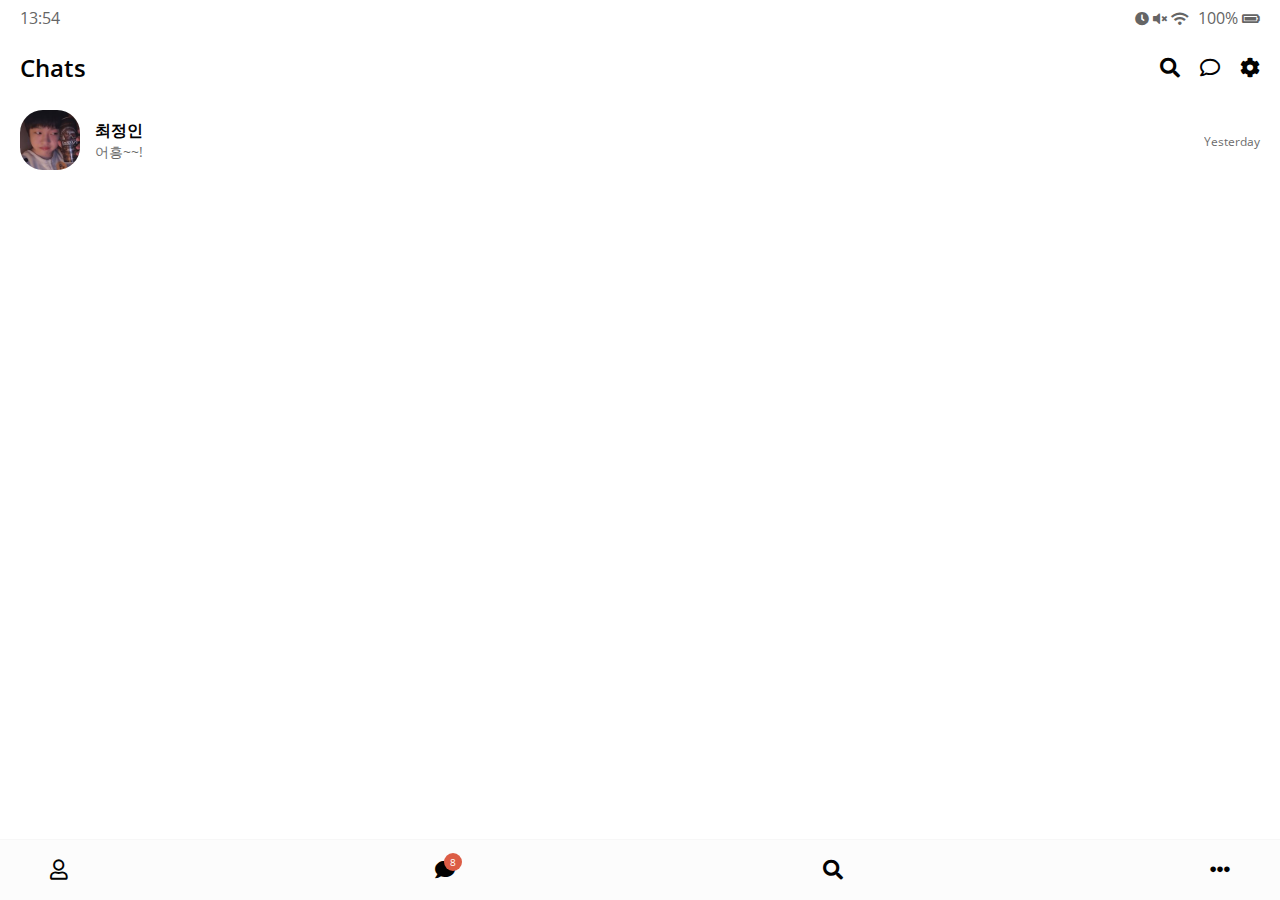
<file: index.html>
<!DOCTYPE html>
<html lang="en">

<head>
    <meta charset="UTF-8">
    <meta name="viewport" content="width=device-width, initial-scale=1.0">
    <meta http-equiv="X-UA-Compatible" content="ie=edge">
    <link rel="stylesheet" href="https://use.fontawesome.com/releases/v5.9.0/css/all.css" />
    <link rel="stylesheet" href="css/styles.css">
    <title>Chats | Kakao Clone</title>
</head>

<body>
    <div class="status-bar">
        <div class="statud-bar__column">
            <span class="status_bar__clock">13:54</span>
        </div>
        <div class="statud-bar__column">
            <i class="fas fa-clock"></i>
            <i class="fas fa-volume-mute"></i>
            <i class="fas fa-wifi"></i>
            <span class="status-bar__battery-level">100%</span>
            <i class="fas fa-battery-full"></i>
        </div>
    </div>
    <header class="header">
        <div class="header__header-column">
            <h1 class="header__title">Chats</h1>
        </div>
        <div class="header__header-column">
            <span class="header__icon">
                <i class="fas fa-search"></i>
            </span>
            <span class="header__icon">
                <i class="far fa-comment"></i>
            </span>
            <span class="header__icon">
                <i class="fas fa-cog"></i>
            </span>
        </div>
    </header>
    <main class="chats">
        <ul class="chats__list">
            <li class="chats__chat">
                <a href="chat.html">
            <div class="chats__chat friend friends--lg">
                <div class="friend__column">
                    <img src="images/avatar.jpg" class="m-avatar friend__avatar">
                    <div class="friend__content">
                        <span class="friend__name">
                            최정인
                        </span>
                        <span class="friend__bottom-text">
                            어흥~~!
                        </span>
                    </div>
                </div>
                <div class="friend__column">
                    <div class="friend__timestamp">
                        <span class="chat__timestamp">
                            Yesterday
                        </span>
                    </div>
                </div>
            </div>
            </li>
            </a>
        </ul>
    </main>
    <nav class="nav">
        <ul class="nav__list">
            <li class="nav__list-item"><a href="friends.html" class="nav__list-link">
                    <i class="far fa-user"></i>
                </a>
            </li>
            <li class="nav__list-item"><a href="index.html" class="nav__list-link">
                    <div class="nav__badge">8</div>
                    <i class="fas fa-comment"></i>
                </a>
            </li>
            <li class="nav__list-item"><a href="find.html" class="nav__list-link">
                    <i class="fas fa-search"></i>
                </a>
            </li>
            <li class="nav__list-item"><a href="more.html" class="nav__list-link">
                    <i class="fas fa-ellipsis-h"></i>
                </a>
            </li>
        </ul>
    </nav>
</body>

</html>
</file>
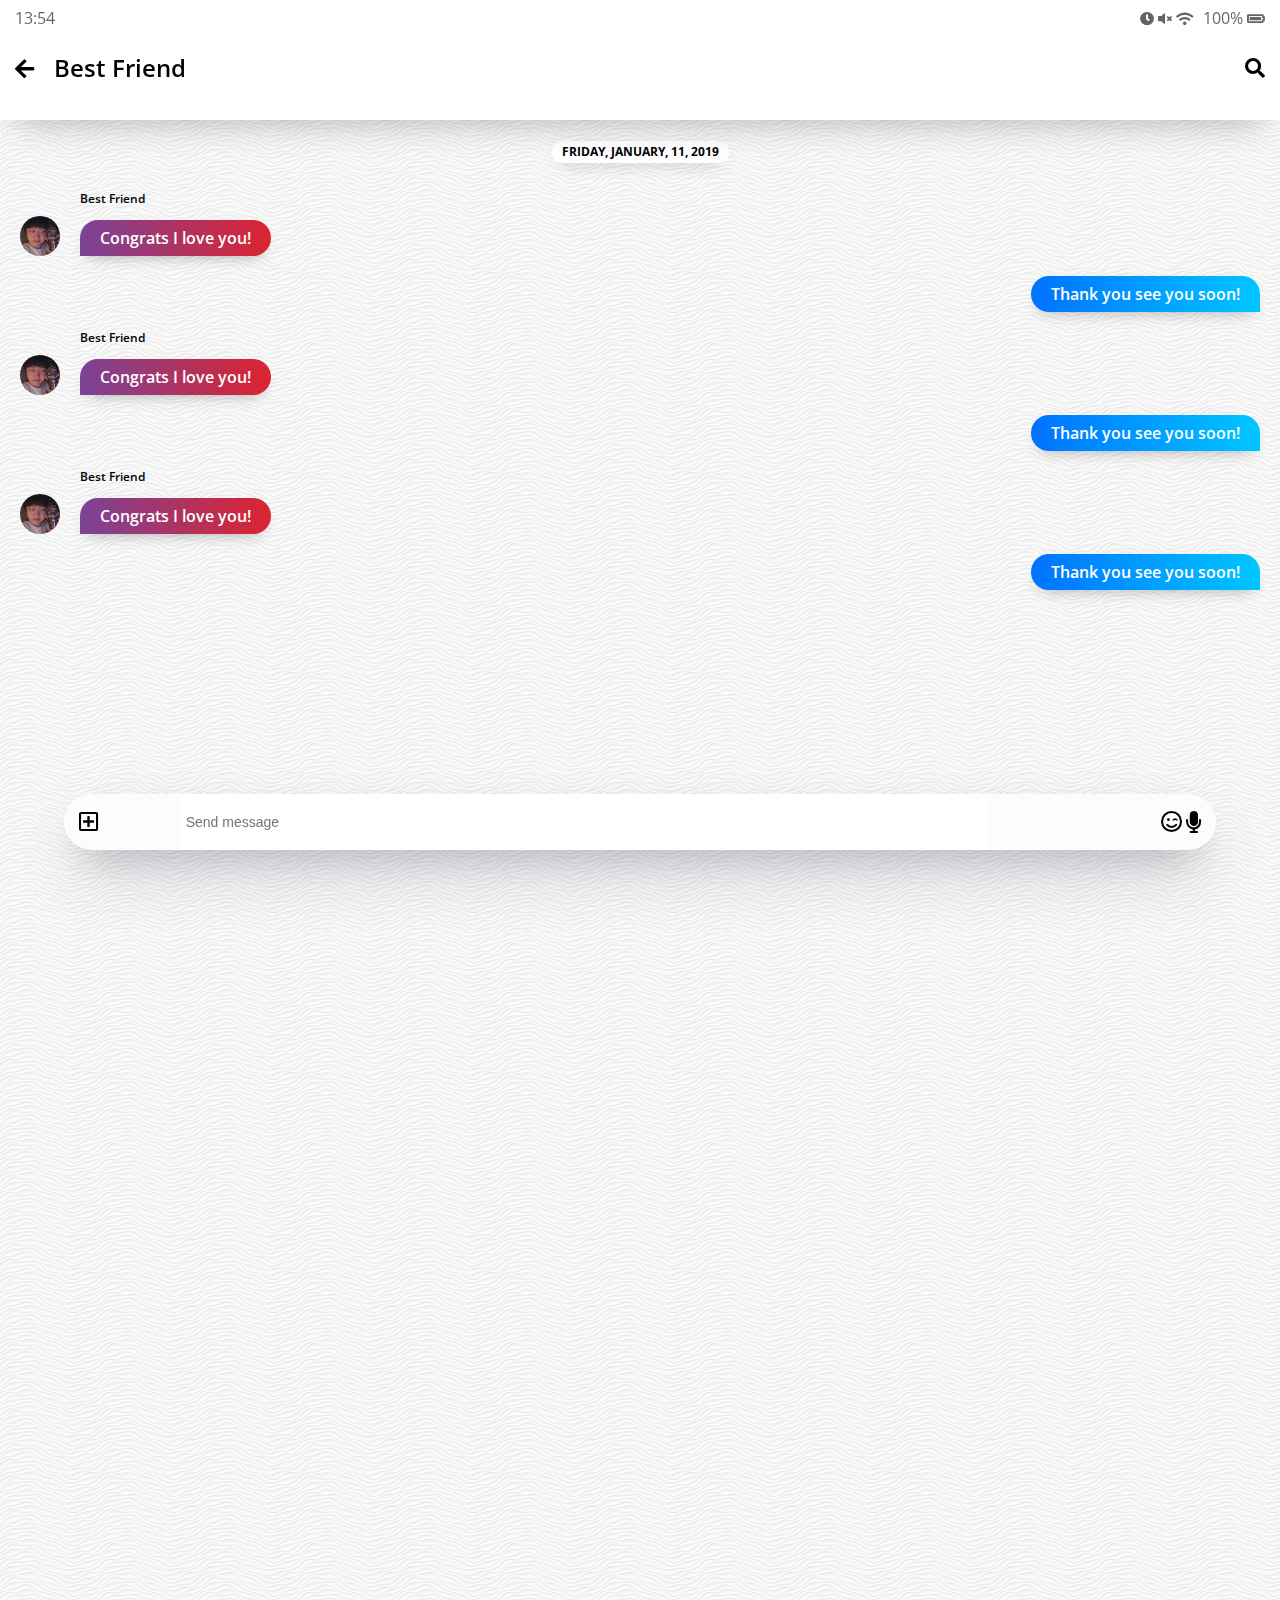
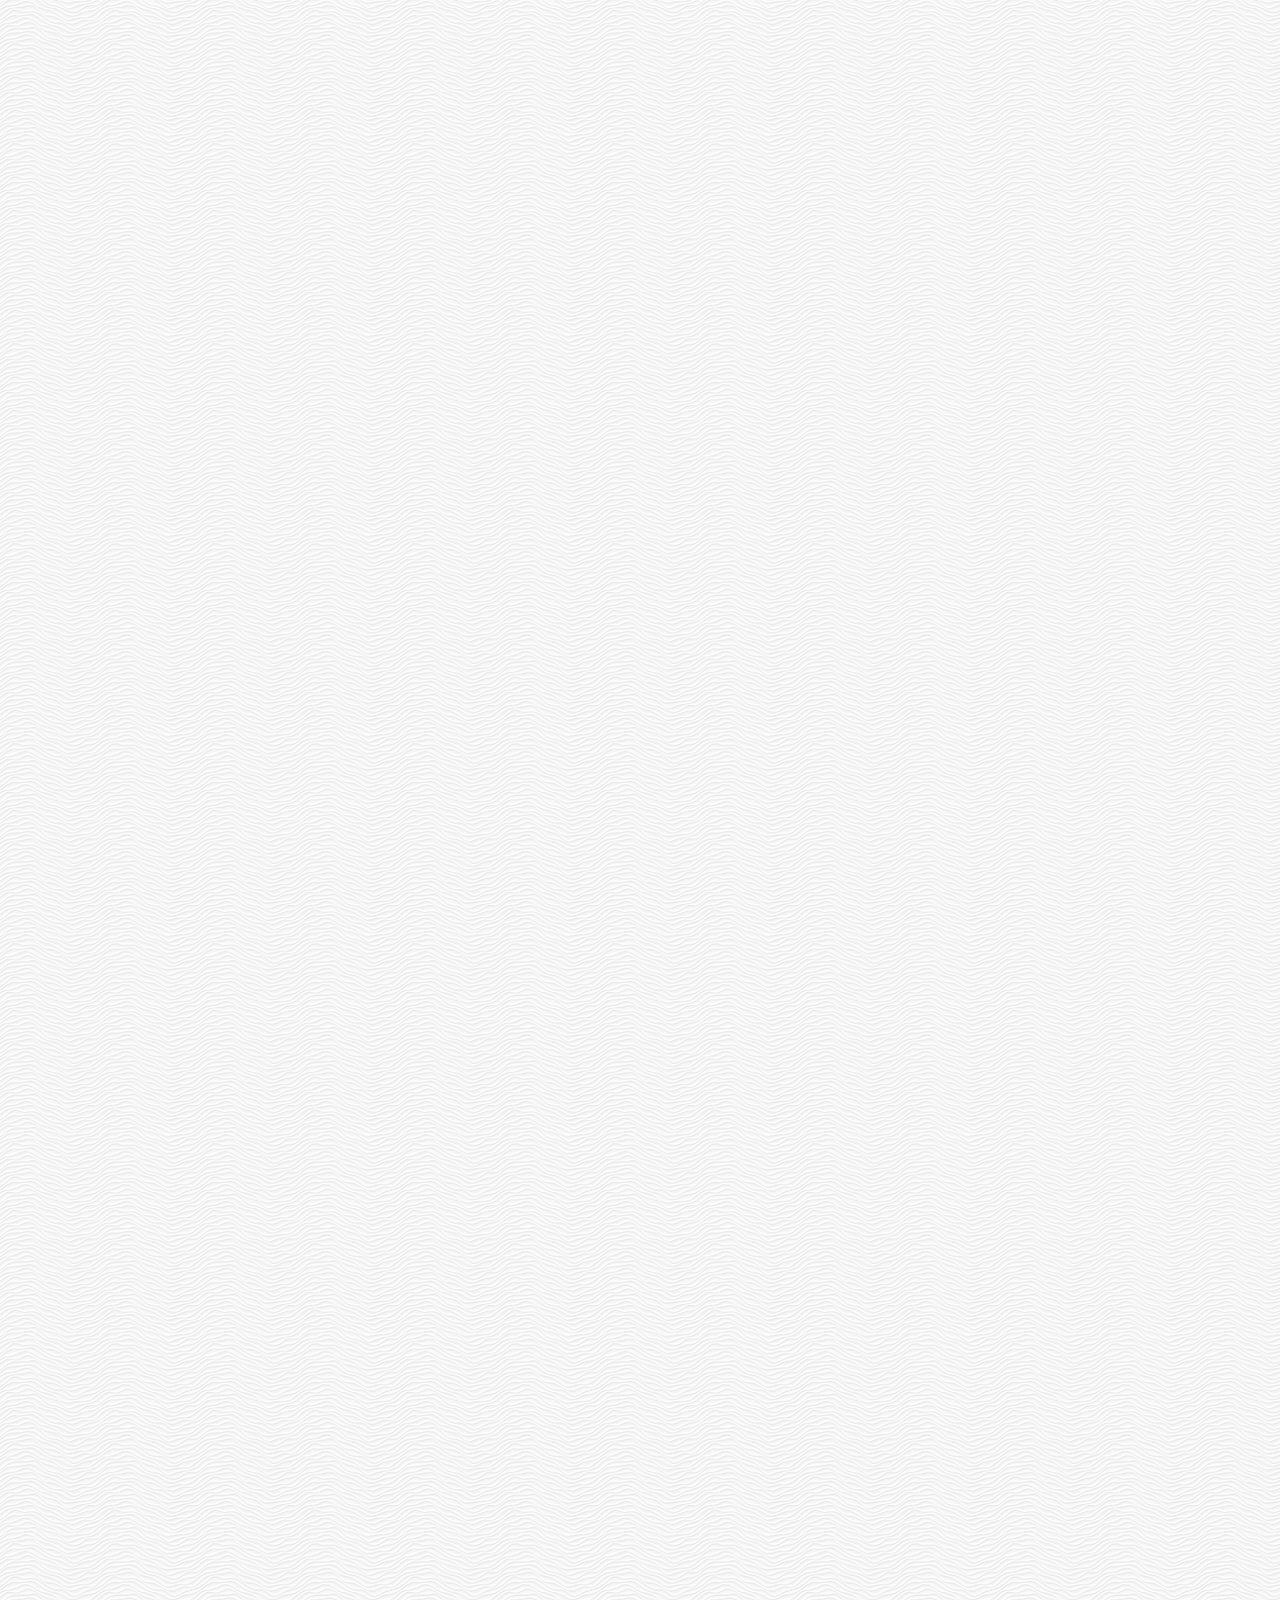
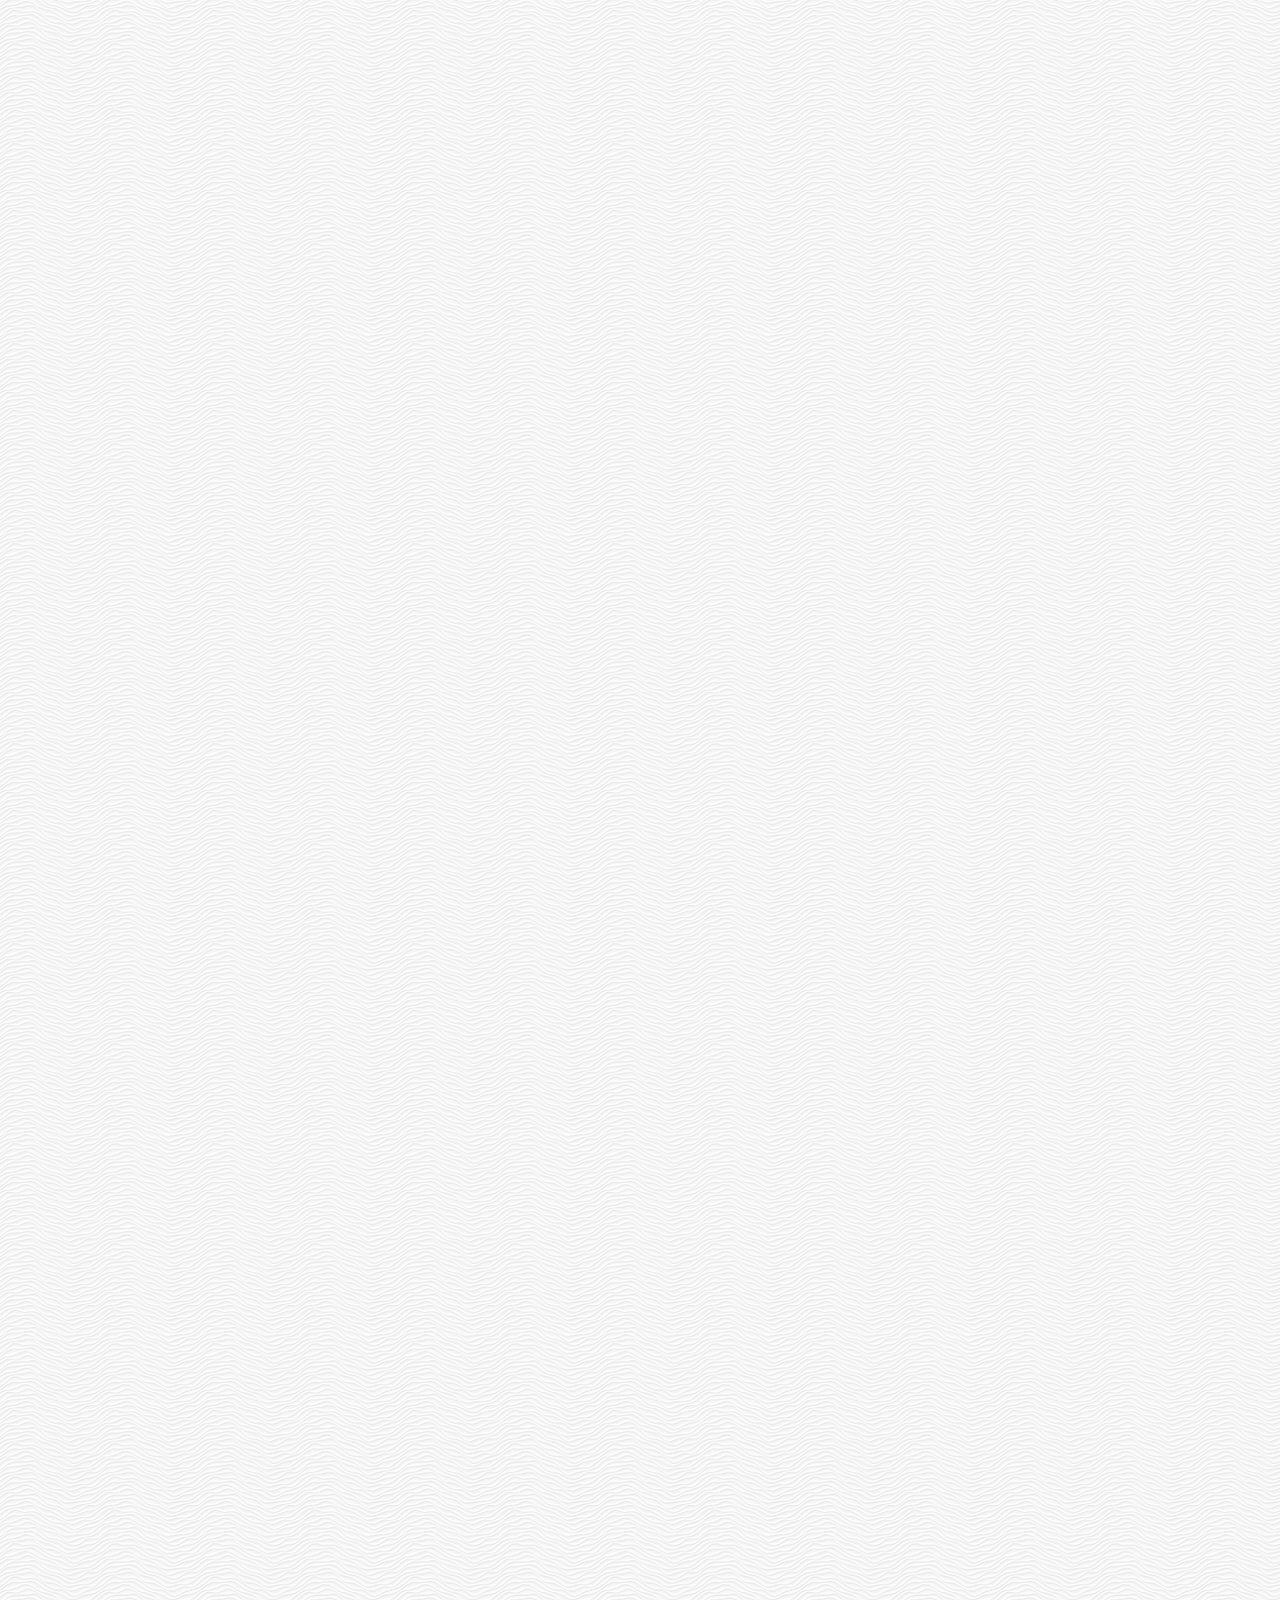
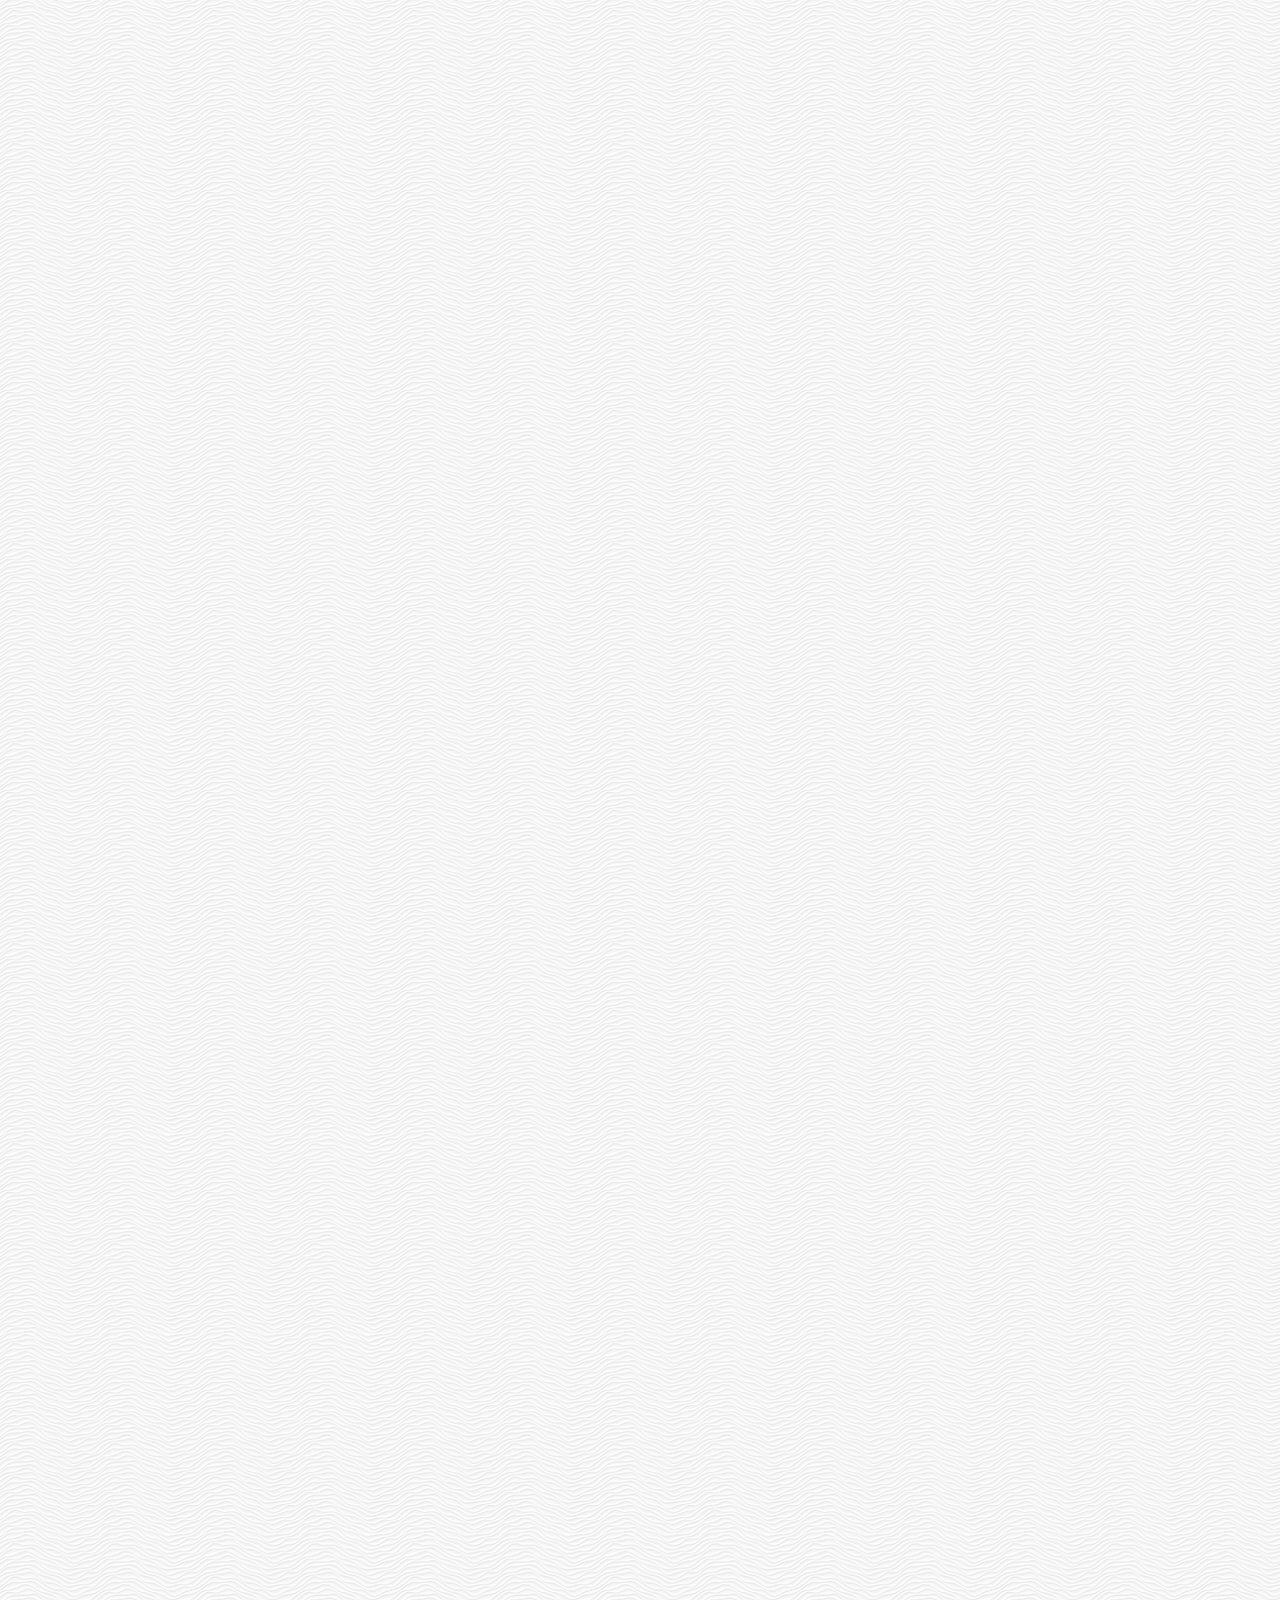
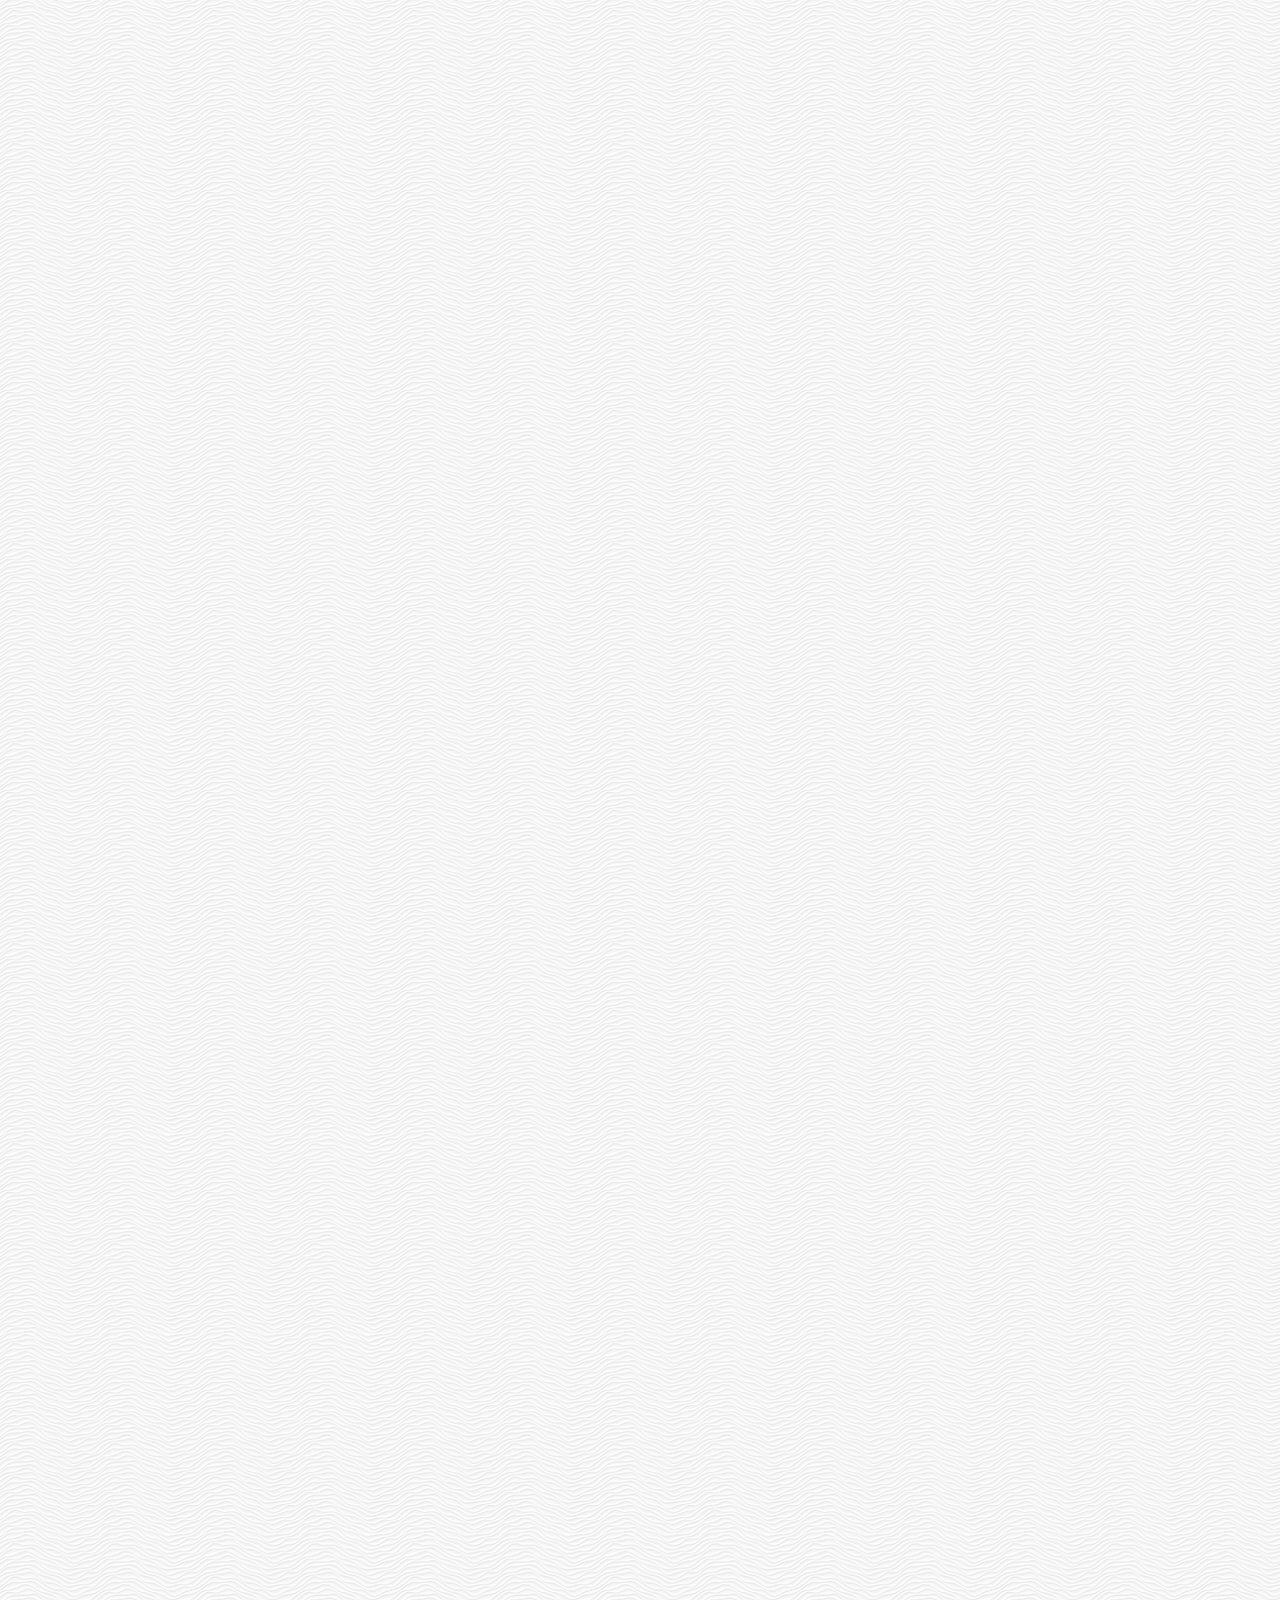
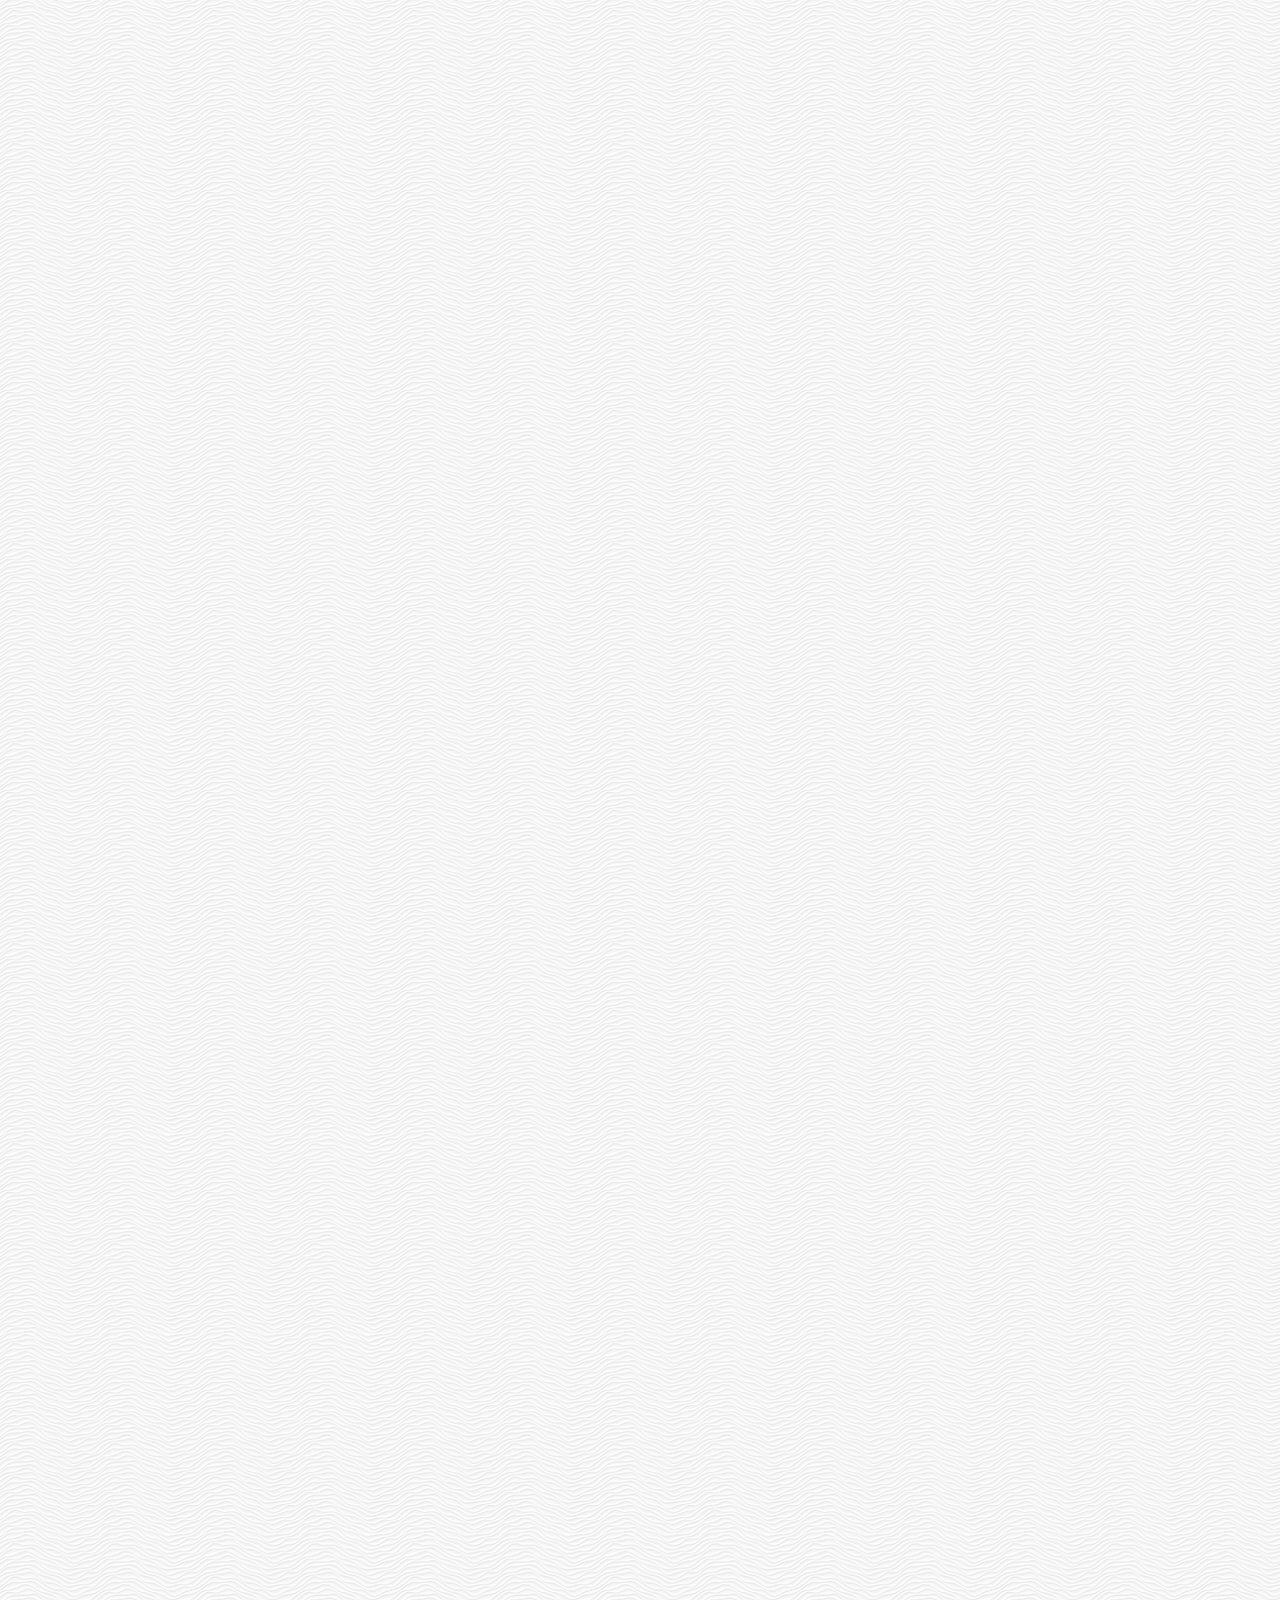
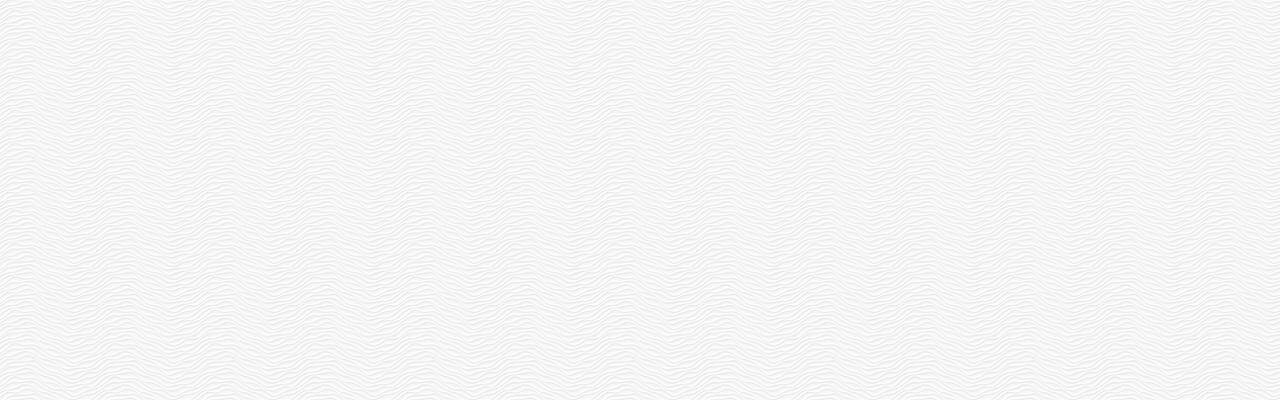
<file: chat.html>
<!DOCTYPE html>
<html lang="en">

<head>
    <meta charset="UTF-8">
    <meta name="viewport" content="width=device-width, initial-scale=1.0">
    <meta http-equiv="X-UA-Compatible" content="ie=edge">
    <link rel="stylesheet" href="https://use.fontawesome.com/releases/v5.9.0/css/all.css" />
    <link rel="stylesheet" href="css/styles.css">
    <title>Chat | Kakao Clone</title>
</head>


<body class="chats-body">
    <div class="header-wrapper">
        <div class="status-bar">
            <div class="statud-bar__column">
                <span class="status_bar__clock">13:54</span>
            </div>
            <div class="statud-bar__column">
                <i class="fas fa-clock"></i>
                <i class="fas fa-volume-mute"></i>
                <i class="fas fa-wifi"></i>
                <span class="status-bar__battery-level">100%</span>
                <i class="fas fa-battery-full"></i>
            </div>
        </div>
        <header class="header">
            <div class="header__header-column">
                <div class="header__back-btn">
                    <a href="index.html">
                        <i class="fas fa-arrow-left"></i>
                    </a>
                </div>
                <h1 class="header__title">Best Friend</h1>
            </div>
            <div class="header__header-column">
                <span class="header__icon">
                    <i class="fas fa-search"></i>
                </span>
            </div>
        </header>
    </div>

    <main class="chat">
        <ul class="chat__messages">
            <span class="chat__timestamp">Friday, January, 11, 2019</span>
            <li class="incoming-message message">
                <img src="images/avatar.jpg" class="m-avatar message_avatar">
                <div class="message__content">
                    <span class="message__author">Best Friend</span>
                    <span class="message__bubble">
                        Congrats I love you!
                    </span>
                </div>
                <span class="message__timestamp"></span>
            </li>
            <li class="sent-message message">
                <span class="message__timestamp"></span>
                <div class="message__content">
                    <span class="message__bubble">
                        Thank you see you soon!
                    </span>
                </div>
            </li>
            <li class="incoming-message message">
                <img src="images/avatar.jpg" class="m-avatar message_avatar">
                <div class="message__content">
                    <span class="message__author">Best Friend</span>
                    <span class="message__bubble">
                        Congrats I love you!
                    </span>
                </div>
                <span class="message__timestamp"></span>
            </li>
            <li class="sent-message message">
                <span class="message__timestamp"></span>
                <div class="message__content">
                    <span class="message__bubble">
                        Thank you see you soon!
                    </span>
                </div>
            </li>
            <li class="incoming-message message">
                <img src="images/avatar.jpg" class="m-avatar message_avatar">
                <div class="message__content">
                    <span class="message__author">Best Friend</span>
                    <span class="message__bubble">
                        Congrats I love you!
                    </span>
                </div>
                <span class="message__timestamp"></span>
            </li>
            <li class="sent-message message">
                <span class="message__timestamp"></span>
                <div class="message__content">
                    <span class="message__bubble">
                        Thank you see you soon!
                    </span>
                </div>
            </li>
        </ul>
    </main>
    <div class="chat__write">
        <div class="chat__write-column">
            <i class="far fa-plus-square"></i>
        </div>
        <div class="chat__write-column">
            <input type="text" placeholder="Send message" class="chat__write-input">
        </div>
        <div class="chat__write-column">
            <span class="chat__write-icon">
                <i class="far fa-smile-wink"></i>
            </span>
            <span class="chat__write-icon">
                <i class="fas fa-microphone"></i>
            </span>
        </div>
    </div>
</body>

</html>
</file>
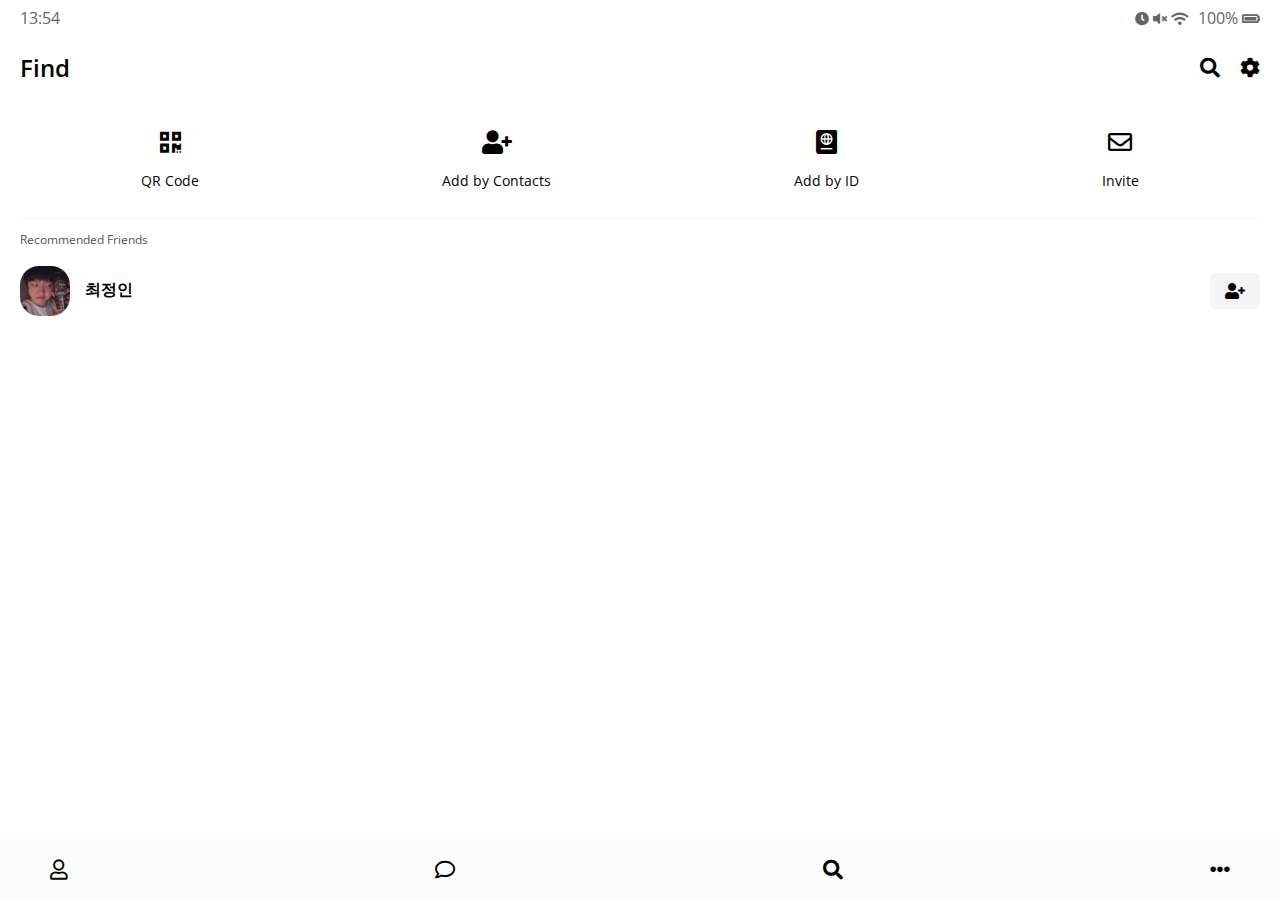
<file: find.html>
<!DOCTYPE html>
<html lang="en">

<head>
    <meta charset="UTF-8">
    <meta name="viewport" content="width=device-width, initial-scale=1.0">
    <meta http-equiv="X-UA-Compatible" content="ie=edge">
    <link rel="stylesheet" href="https://use.fontawesome.com/releases/v5.9.0/css/all.css" />
    <link rel="stylesheet" href="css/styles.css">
    <title>Find | Kakao Clone</title>
</head>

<body>
    <div class="status-bar">
        <div class="statud-bar__column">
            <span class="status_bar__clock">13:54</span>
        </div>
        <div class="statud-bar__column">
            <i class="fas fa-clock"></i>
            <i class="fas fa-volume-mute"></i>
            <i class="fas fa-wifi"></i>
            <span class="status-bar__battery-level">100%</span>
            <i class="fas fa-battery-full"></i>
        </div>
    </div>
    <header class="header">
        <div class="header__header-column">
            <h1 class="header__title">Find</h1>
        </div>
        <div class="header__header-column">
            <span class="header__icon">
                <i class="fas fa-search"></i>
            </span>

            <span class="header__icon">
                <i class="fas fa-cog"></i>
            </span>
        </div>
    </header>
    <main class="find">
        <header class="find__header">
            <ul class="find__header-list">
                <li class="find__header-btn header-btn">
                    <span class="header-btn__icon">
                        <i class="fas fa-qrcode fa-2x"></i>
                    </span>
                    <span class="header-btn__title">
                        QR Code
                    </span>
                </li>
                <li class="find__header-btn header-btn">
                    <span class="header-btn__icon">
                        <i class="fas fa-user-plus fa-2x"></i>
                    </span>
                    <span class="header-btn__title">
                        Add by Contacts
                    </span>
                </li>
                <li class="find__header-btn header-btn">
                    <span class="header-btn__icon">
                        <i class="fas fa-passport fa-2x"></i>
                    </span>
                    <span class="header-btn__title">
                        Add by ID
                    </span>
                </li>
                <li class="find__header-btn header-btn">
                    <span class="header-btn__icon">
                        <i class="far fa-envelope fa-2x"></i>
                    </span>
                    <span class="header-btn__title">
                        Invite
                    </span>
                </li>
            </ul>
        </header>
        <ul class="find__recommended">
            <h5 class="find__title">
                Recommended Friends
            </h5>
            <li class="find__friend friend friends--lg">
                <div class="friend__column">
                    <img src="images/avatar.jpg" class="friend__avatar">
                    <div class="friend__content">
                        <span class="friend__name">
                            최정인
                        </span>
                    </div>
                </div>
                <div class="friend__column">
                    <div class="friend__add-btn">
                        <i class="fas fa-user-plus"></i>
                    </div>
                </div>
            </li>

        </ul>
    </main>
    <nav class="nav">
        <ul class="nav__list">
            <li class="nav__list-item"><a href="friends.html" class="nav__list-link">
                    <i class="far fa-user"></i>
                </a>
            </li>
            <li class="nav__list-item"><a href="index.html" class="nav__list-link">
                    <i class="far fa-comment"></i>
                </a>
            </li>
            <li class="nav__list-item"><a href="find.html" class="nav__list-link">
                    <i class="fas fa-search"></i>
                </a>
            </li>
            <li class="nav__list-item"><a href="more.html" class="nav__list-link">
                    <i class="fas fa-ellipsis-h"></i>
                </a>
            </li>
        </ul>
    </nav>
</body>

</html>
</file>
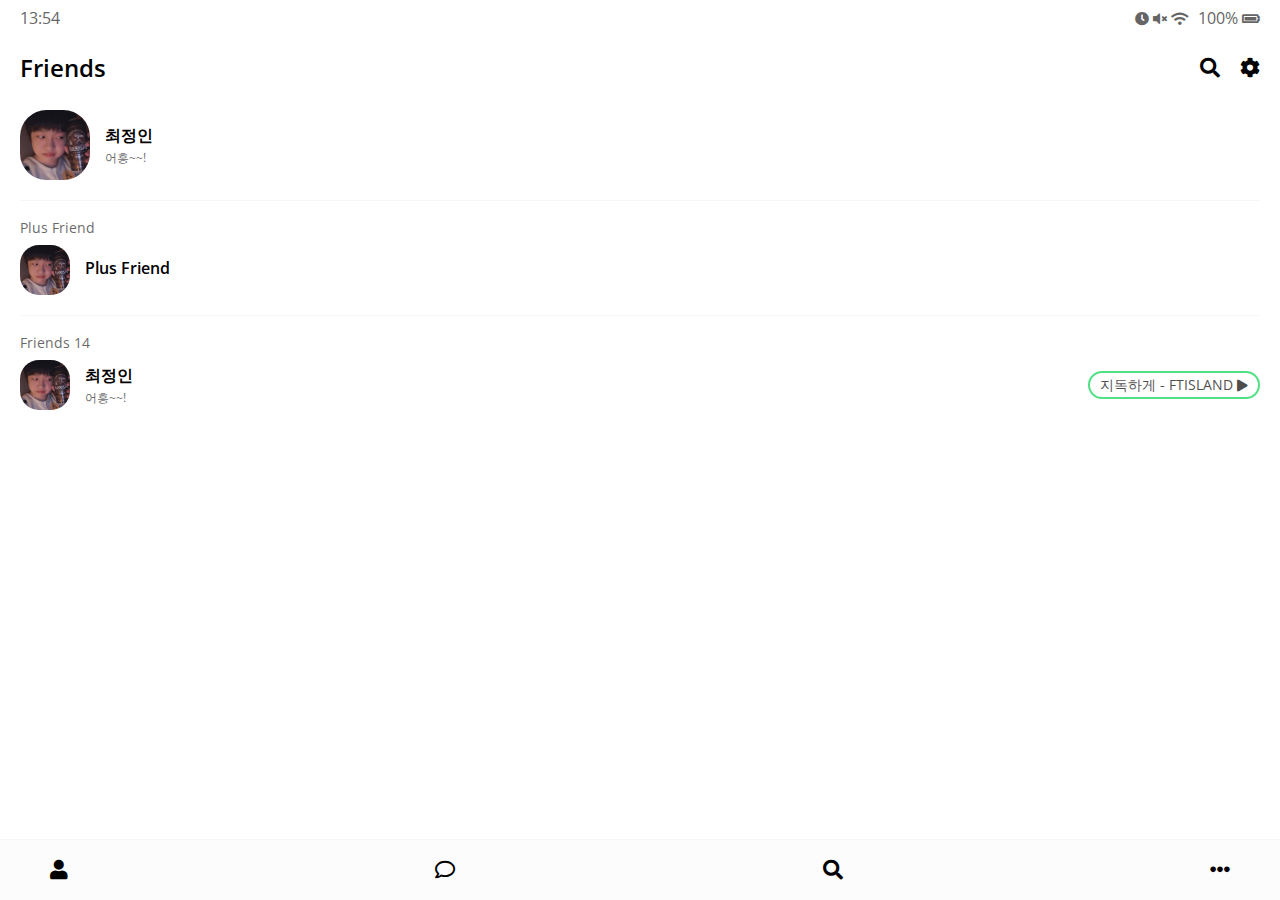
<file: friends.html>
<!DOCTYPE html>
<html lang="en">

<head>
    <meta charset="UTF-8">
    <meta name="viewport" content="width=device-width, initial-scale=1.0">
    <meta http-equiv="X-UA-Compatible" content="ie=edge">
    <link rel="stylesheet" href="https://use.fontawesome.com/releases/v5.9.0/css/all.css" />
    <link rel="stylesheet" href="css/styles.css">
    <title>Friends | Kakao Clone</title>
</head>

<body>
    <div class="status-bar">
        <div class="statud-bar__column">
            <span class="status_bar__clock">13:54</span>
        </div>
        <div class="statud-bar__column">
            <i class="fas fa-clock"></i>
            <i class="fas fa-volume-mute"></i>
            <i class="fas fa-wifi"></i>
            <span class="status-bar__battery-level">100%</span>
            <i class="fas fa-battery-full"></i>
        </div>
    </div>
    <header class="header">
        <div class="header__header-column">
            <h1 class="header__title">Friends</h1>
        </div>
        <div class="header__header-column">
            <span class="header__icon">
                <i class="fas fa-search"></i>
            </span>

            <span class="header__icon">
                <i class="fas fa-cog"></i>
            </span>
        </div>
    </header>
    <main class="friends">
    <header class="friends__header">
        <div class="friends__friend friend friends--lg">
            <div class="friend__column">
                <img src="images/avatar.jpg" class="g-avatar friend__avatar">
                <div class="friend__content">
                    <span class="friend__name">
                        최정인
                    </span>
                    <span class="friend__status">
                        어흥~~!
                    </span>
                </div>
            </div>
        </div>
    </header>
    <div class="friends__plus">
        <h5 class="friends__title">Plus Friend</h5>
        <div class="friends__friend friend">
            <div class="friend__column">
                <img src="images/avatar.jpg" class="friend__avatar">
                <div class="friend__content">
                    <span class="friend__name">
                        Plus Friend
                    </span>
                </div>
            </div>
        </div>
    </div>
    <ul class="friends__list">
        <h5 class="friends__title">Friends 14</h5>
        <li class="friends__friend friend">
            <div class="friend__column">
                <img src="images/avatar.jpg" class="friend__avatar">
                <div class="friend__content">
                    <span class="friend__name">
                        최정인
                    </span>
                    <span class="friend__status">
                        어흥~~!
                    </span>
                </div>
            </div>
            <div class="friend__column">
                <div class="friend__now-listening">
                    <span>
                        지독하게 - FTISLAND
                        <i class="fas fa-play"></i>
                    </span>
                    
                </div>
            </div>
        </li>
    </ul>
</main>
    <nav class="nav">
        <ul class="nav__list">
            <li class="nav__list-item"><a href="friends.html" class="nav__list-link">
                    <i class="fas fa-user"></i>
                </a>
            </li>
            <li class="nav__list-item"><a href="index.html" class="nav__list-link">
                    <i class="far fa-comment"></i>
                </a>
            </li>
            <li class="nav__list-item"><a href="find.html" class="nav__list-link">
                    <i class="fas fa-search"></i>
                </a>
            </li>
            <li class="nav__list-item"><a href="more.html" class="nav__list-link">
                    <i class="fas fa-ellipsis-h"></i>
                </a>
            </li>
        </ul>
    </nav>
</body>

</html>
</file>
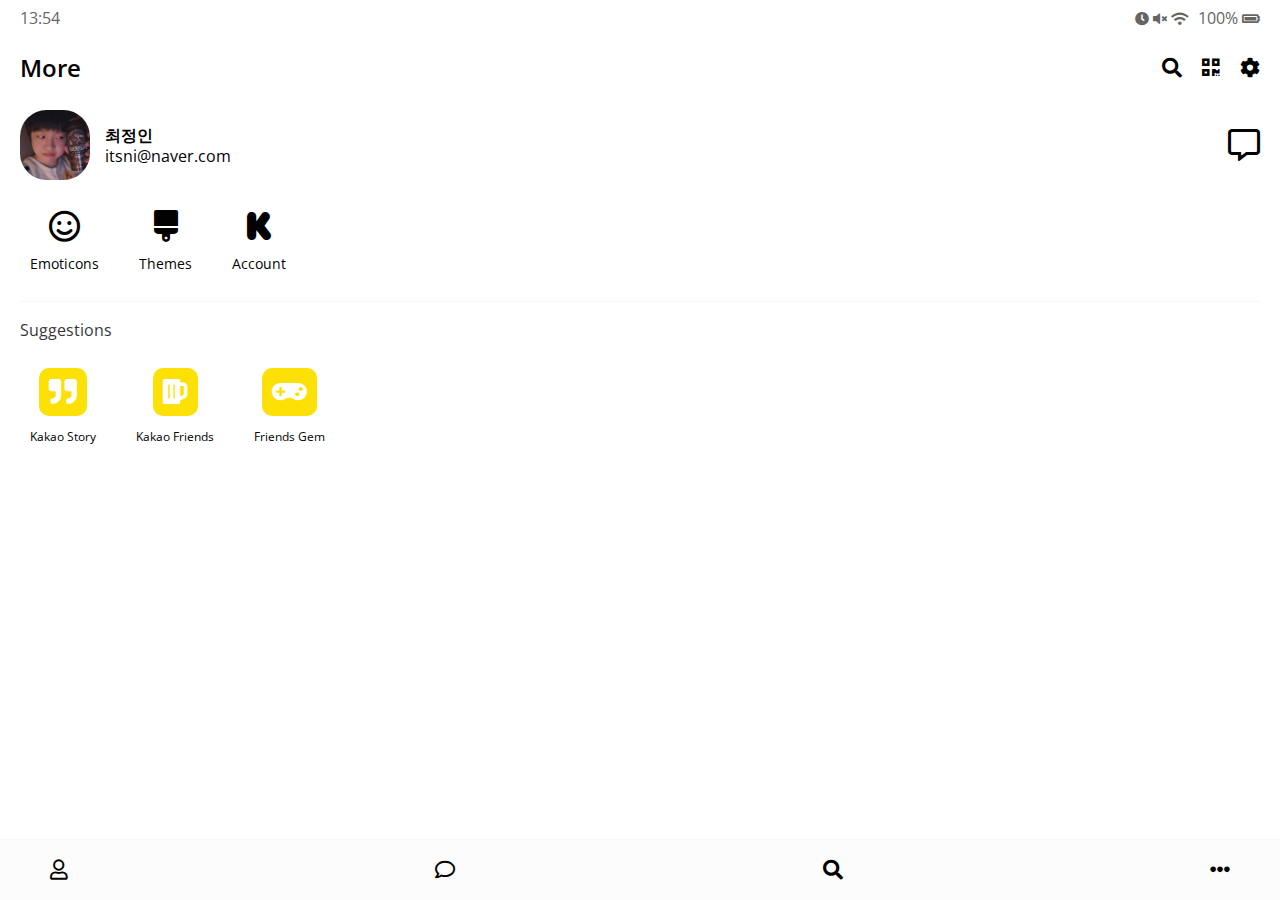
<file: more.html>
<!DOCTYPE html>
<html lang="en">

<head>
    <meta charset="UTF-8">
    <meta name="viewport" content="width=device-width, initial-scale=1.0">
    <meta http-equiv="X-UA-Compatible" content="ie=edge">
    <link rel="stylesheet" href="https://use.fontawesome.com/releases/v5.9.0/css/all.css" />
    <link rel="stylesheet" href="css/styles.css">
    <title>More | Kakao Clone</title>
</head>

<body>
    <div class="status-bar">
        <div class="statud-bar__column">
            <span class="status_bar__clock">13:54</span>
        </div>
        <div class="statud-bar__column">
            <i class="fas fa-clock"></i>
            <i class="fas fa-volume-mute"></i>
            <i class="fas fa-wifi"></i>
            <span class="status-bar__battery-level">100%</span>
            <i class="fas fa-battery-full"></i>
        </div>
    </div>
    <header class="header">
        <div class="header__header-column">
            <h1 class="header__title">More</h1>
        </div>
        <div class="header__header-column">
            <span class="header__icon">
                <i class="fas fa-search"></i>
            </span>
            <span class="header__icon">
                <i class="fas fa-qrcode"></i>
            </span>
            <span class="header__icon">
                <a href="settings.html">
                    <i class="fas fa-cog"></i>
                </a>
            </span>
        </div>
    </header>
    <main class="more">
        <header class="more__header">
            <div class="friends__friend friend friends--lg">
                <div class="friend__column">
                    <img src="images/avatar.jpg" class="g-avatar friend__avatar">
                    <div class="friend__content">
                        <span class="friend__name">
                            최정인
                        </span>
                        <span class="friends__state">
                            itsni@naver.com
                        </span>
                    </div>
                </div>
                <div class="friend__column">
                    <div class="friend__comment">
                        <i class="far fa-comment-alt fa-2x"></i>
                    </div>
                </div>
            </div>
            <ul class="more__btn-list">
                <li class="more__btn">
                    <span class="more__btn-icon">
                        <i class="far fa-smile fa-2x"></i>
                    </span>
                    <span class="more__btn-title">
                        Emoticons
                    </span>
                </li>
                <li class="more__btn">
                    <span class="more__btn-icon">
                        <i class="fas fa-brush fa-2x"></i>
                    </span>
                    <span class="more__btn-title">
                        Themes
                    </span>
                </li>
                <li class="more__btn">
                    <span class="more__btn-icon">
                        <i class="fab fa-kickstarter-k fa-2x"></i>
                    </span>
                    <span class="more__btn-title">
                        Account
                    </span>
                </li>
            </ul>
        </header>
        <section class="more__suggestions">
            <h5 class="more__title">Suggestions</h5>
            <ul class="more__suggestions-list">
                <li class="more__suggestion suggestion">
                    <span class="suggestion__icon">
                        <i class="fas fa-quote-right fa-2x"></i>
                    </span>
                    <span class="suggestion__title">Kakao Story</span>
                </li>
                <li class="more__suggestion suggestion">
                    <span class="suggestion__icon">
                        <i class="fas fa-beer fa-2x"></i>
                    </span>
                    <span class="suggestion__title">Kakao Friends</span>
                </li>
                <li class="more__suggestion suggestion">
                    <span class="suggestion__icon">
                        <i class="fas fa-gamepad fa-2x"></i>
                    </span>
                    <span class="suggestion__title">Friends Gem</span>
                </li>
            </ul>
        </section>
    </main>
    <nav class="nav">
        <ul class="nav__list">
            <li class="nav__list-item"><a href="friends.html" class="nav__list-link">
                    <i class="far fa-user"></i>
                </a>
            </li>
            <li class="nav__list-item"><a href="index.html" class="nav__list-link">
                    <i class="far fa-comment"></i>
                </a>
            </li>
            <li class="nav__list-item"><a href="find.html" class="nav__list-link">
                    <i class="fas fa-search"></i>
                </a>
            </li>
            <li class="nav__list-item"><a href="more.html" class="nav__list-link">
                    <i class="fas fa-ellipsis-h"></i>
                </a>
            </li>
        </ul>
    </nav>
</body>

</html>
</file>
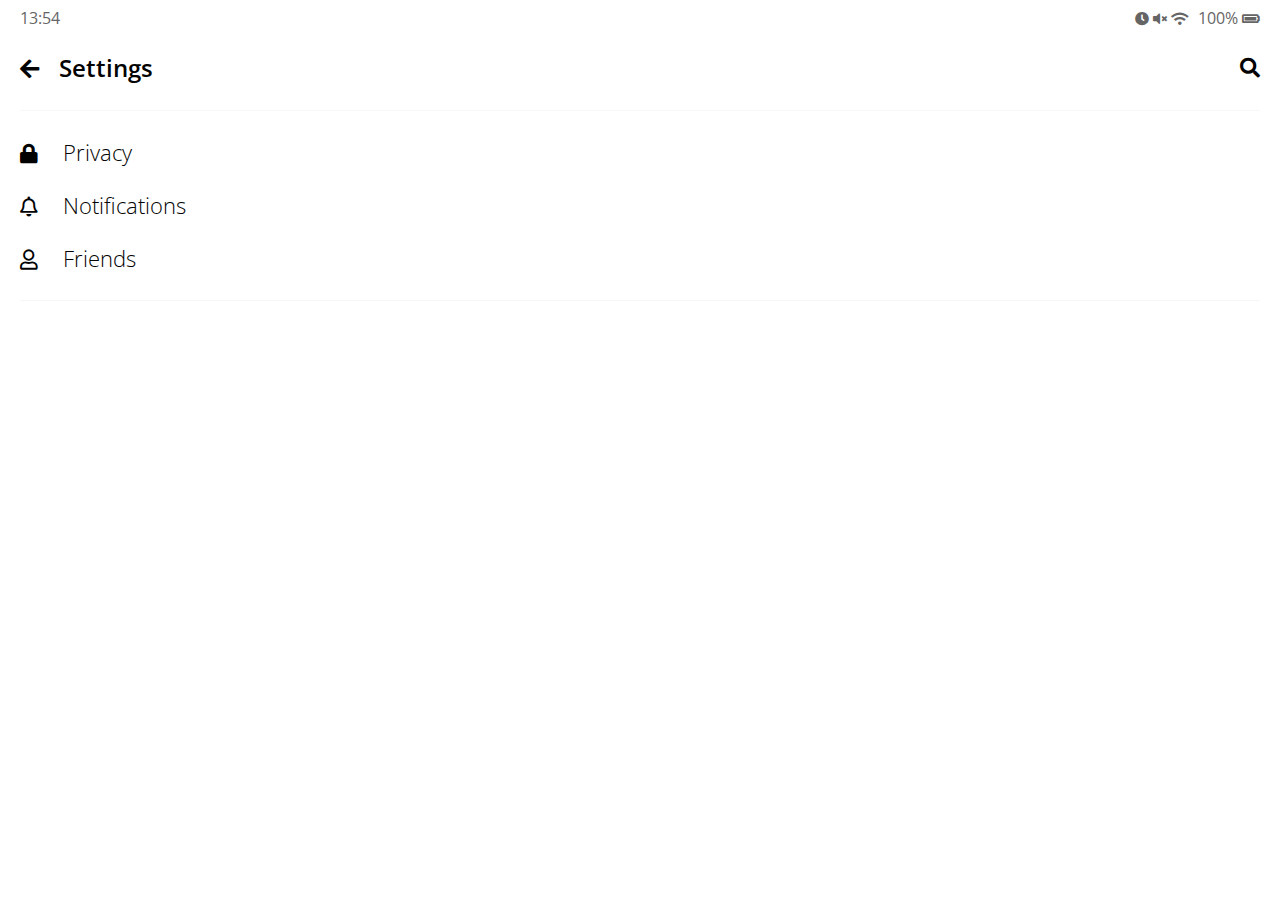
<file: settings.html>
<!DOCTYPE html>
<html lang="en">

<head>
    <meta charset="UTF-8">
    <meta name="viewport" content="width=device-width, initial-scale=1.0">
    <meta http-equiv="X-UA-Compatible" content="ie=edge">
    <link rel="stylesheet" href="https://use.fontawesome.com/releases/v5.9.0/css/all.css" />
    <link rel="stylesheet" href="css/styles.css">
    <title>Settings | Kakao Clone</title>
</head>

<body>
    <div class="status-bar">
        <div class="statud-bar__column">
            <span class="status_bar__clock">13:54</span>
        </div>
        <div class="statud-bar__column">
            <i class="fas fa-clock"></i>
            <i class="fas fa-volume-mute"></i>
            <i class="fas fa-wifi"></i>
            <span class="status-bar__battery-level">100%</span>
            <i class="fas fa-battery-full"></i>
        </div>
    </div>
    <header class="header">
        <div class="header__header-column">
            <div class="header__back-btn">
                <a href="more.html">
                <i class="fas fa-arrow-left"></i>
            </a>
            </div>
            <h1 class="header__title">Settings</h1>
        </div>
        <div class="header__header-column">
            <span class="header__icon">
                <i class="fas fa-search"></i>
            </span>
        </div>
    </header>
    <main class="settings">
        <section class="settings__section">
        <ul class="setting__list">
            <li class="settings__setting">
                <span class="settings__icon">
                    <i class="fas fa-lock"></i>
                </span>
                <span class="settings__title">
                    Privacy
                </span>
            </li>
            <li class="settings__setting">
                    <span class="settings__icon">
                        <i class="far fa-bell"></i>
                    </span>
                    <span class="settings__title">
                        Notifications
                    </span>
                </li>
                <li class="settings__setting">
                        <span class="settings__icon">
                            <i class="far fa-user"></i>
                        </span>
                        <span class="settings__title">
                            Friends
                        </span>
                    </li>
            </ul>
    </section>
    </main>
</body>

</html>
</file>
<file: css/styles.css>
@import "reset.css";
@import "status-bar.css";
@import url('https://fonts.googleapis.com/css?family=Open+Sans:300,400,600&display=swap');
@import "header.css";
@import "nav-bar.css";
@import "friend.css";
@import "friends.css";
@import "find.css";
@import "more.css";
@import "settings.css";
@import "chat.css";

* {
    box-sizing: border-box;
}

body{
    background-color: white;
    padding: 10px 20px;
    color: #020202;
    font-family: 'Open Sans',-apple-system, BlinkMacSystemFont, 'Segoe UI', Roboto, Oxygen, Ubuntu, Cantarell, 'Helvetica Neue', sans-serif
}

a {
    color: inherit;
    text-decoration: none;
}
</file>
